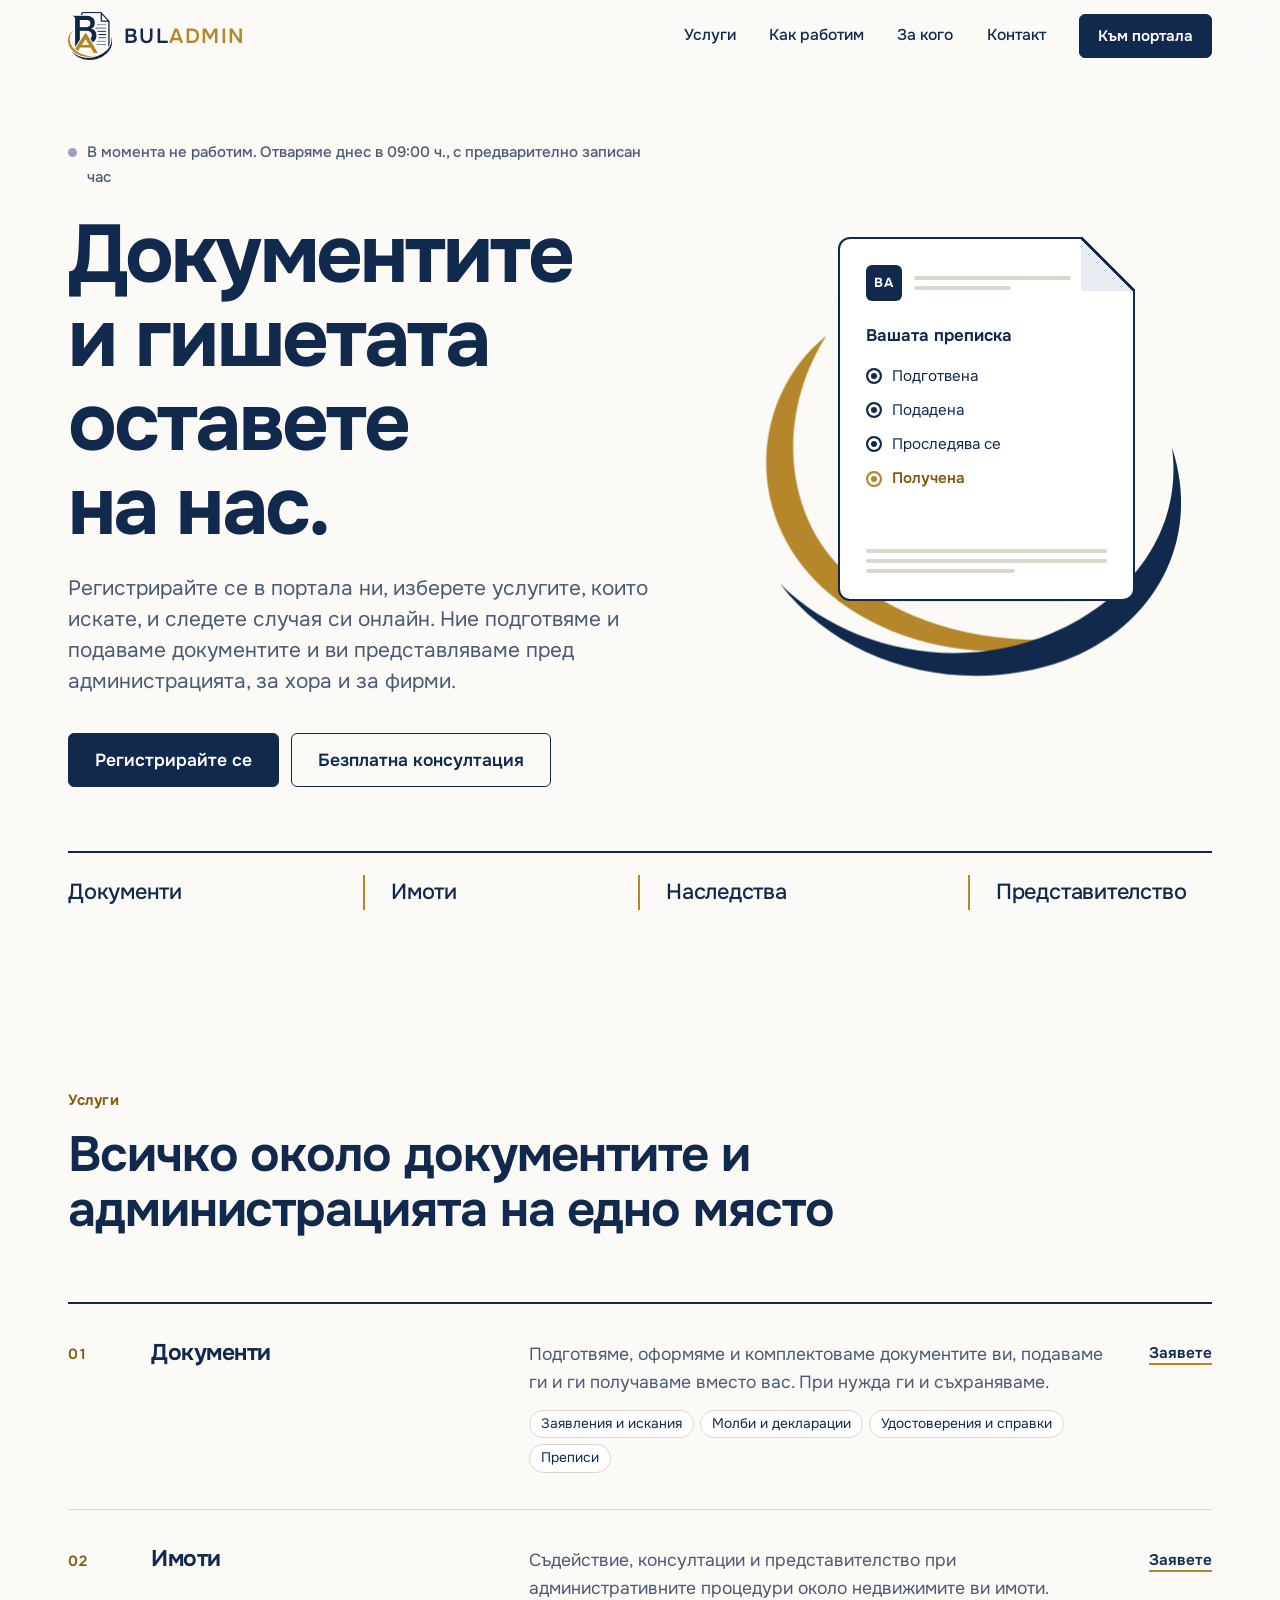
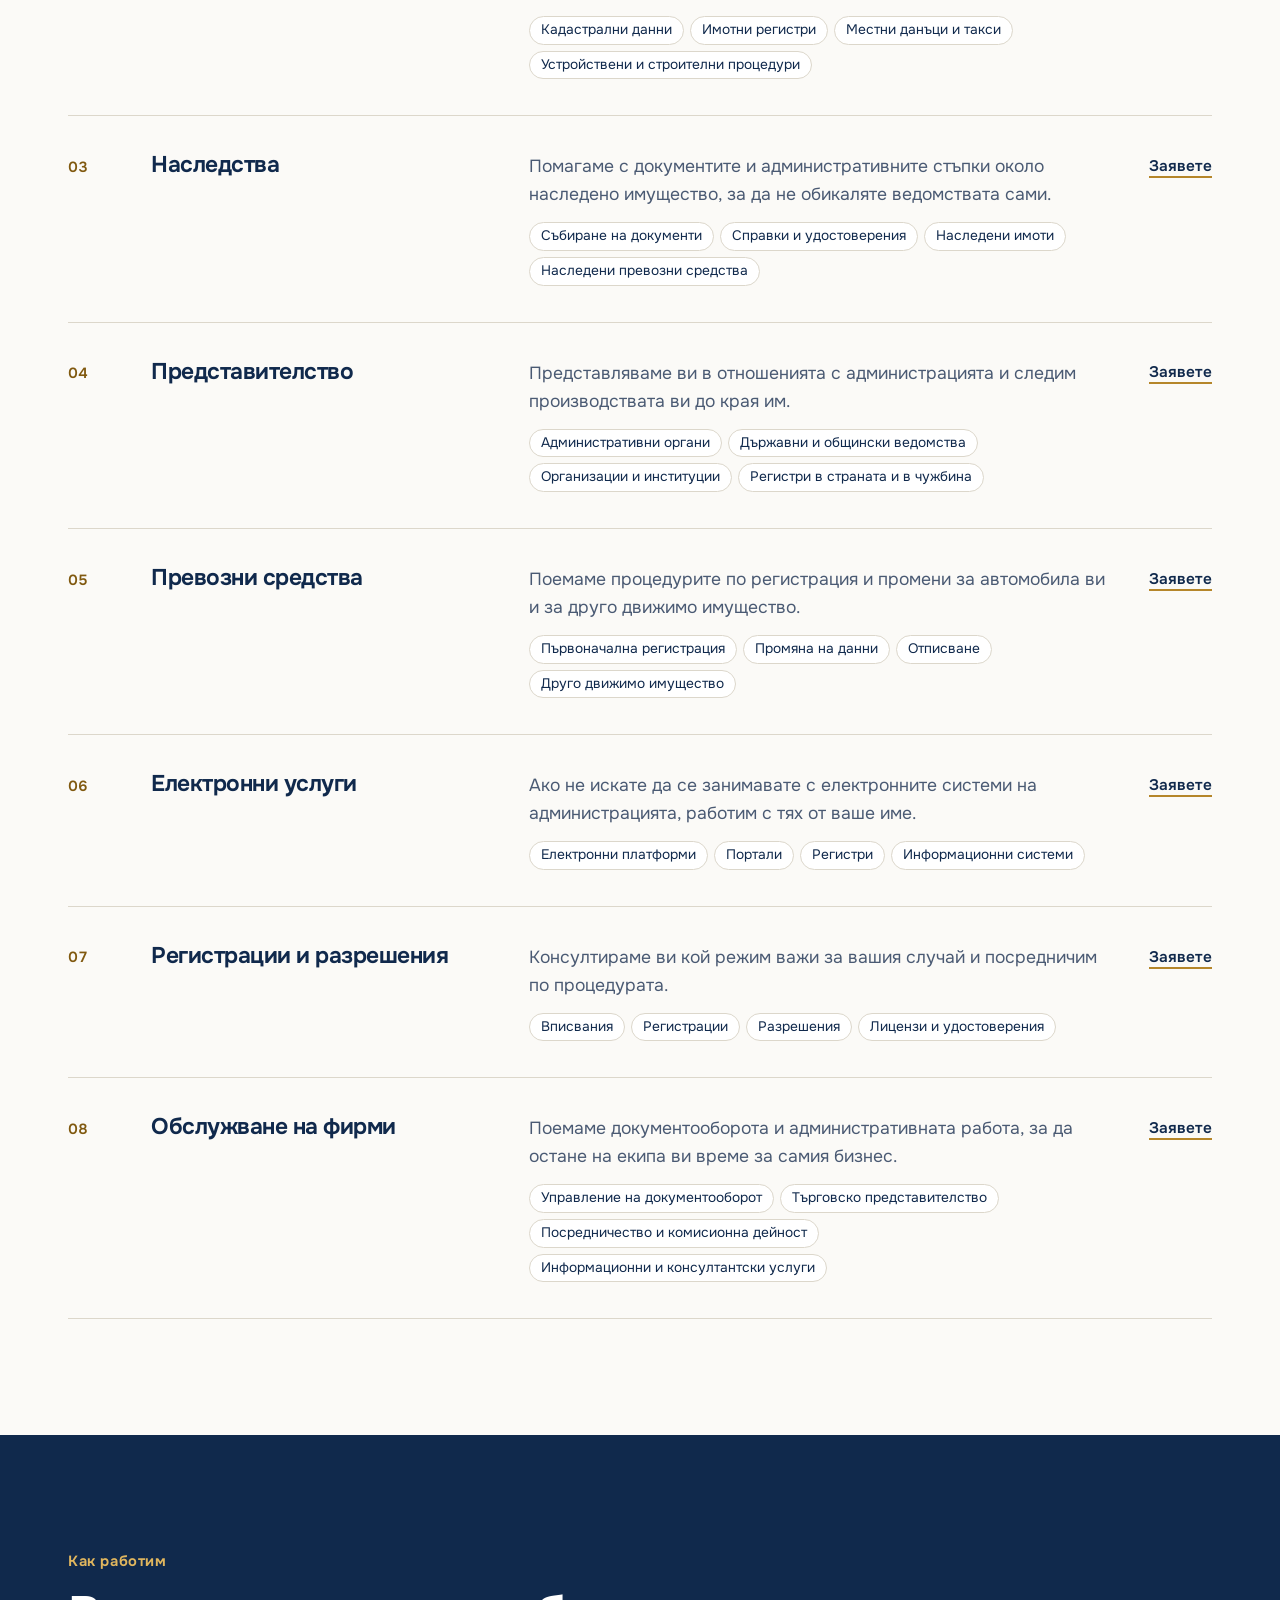
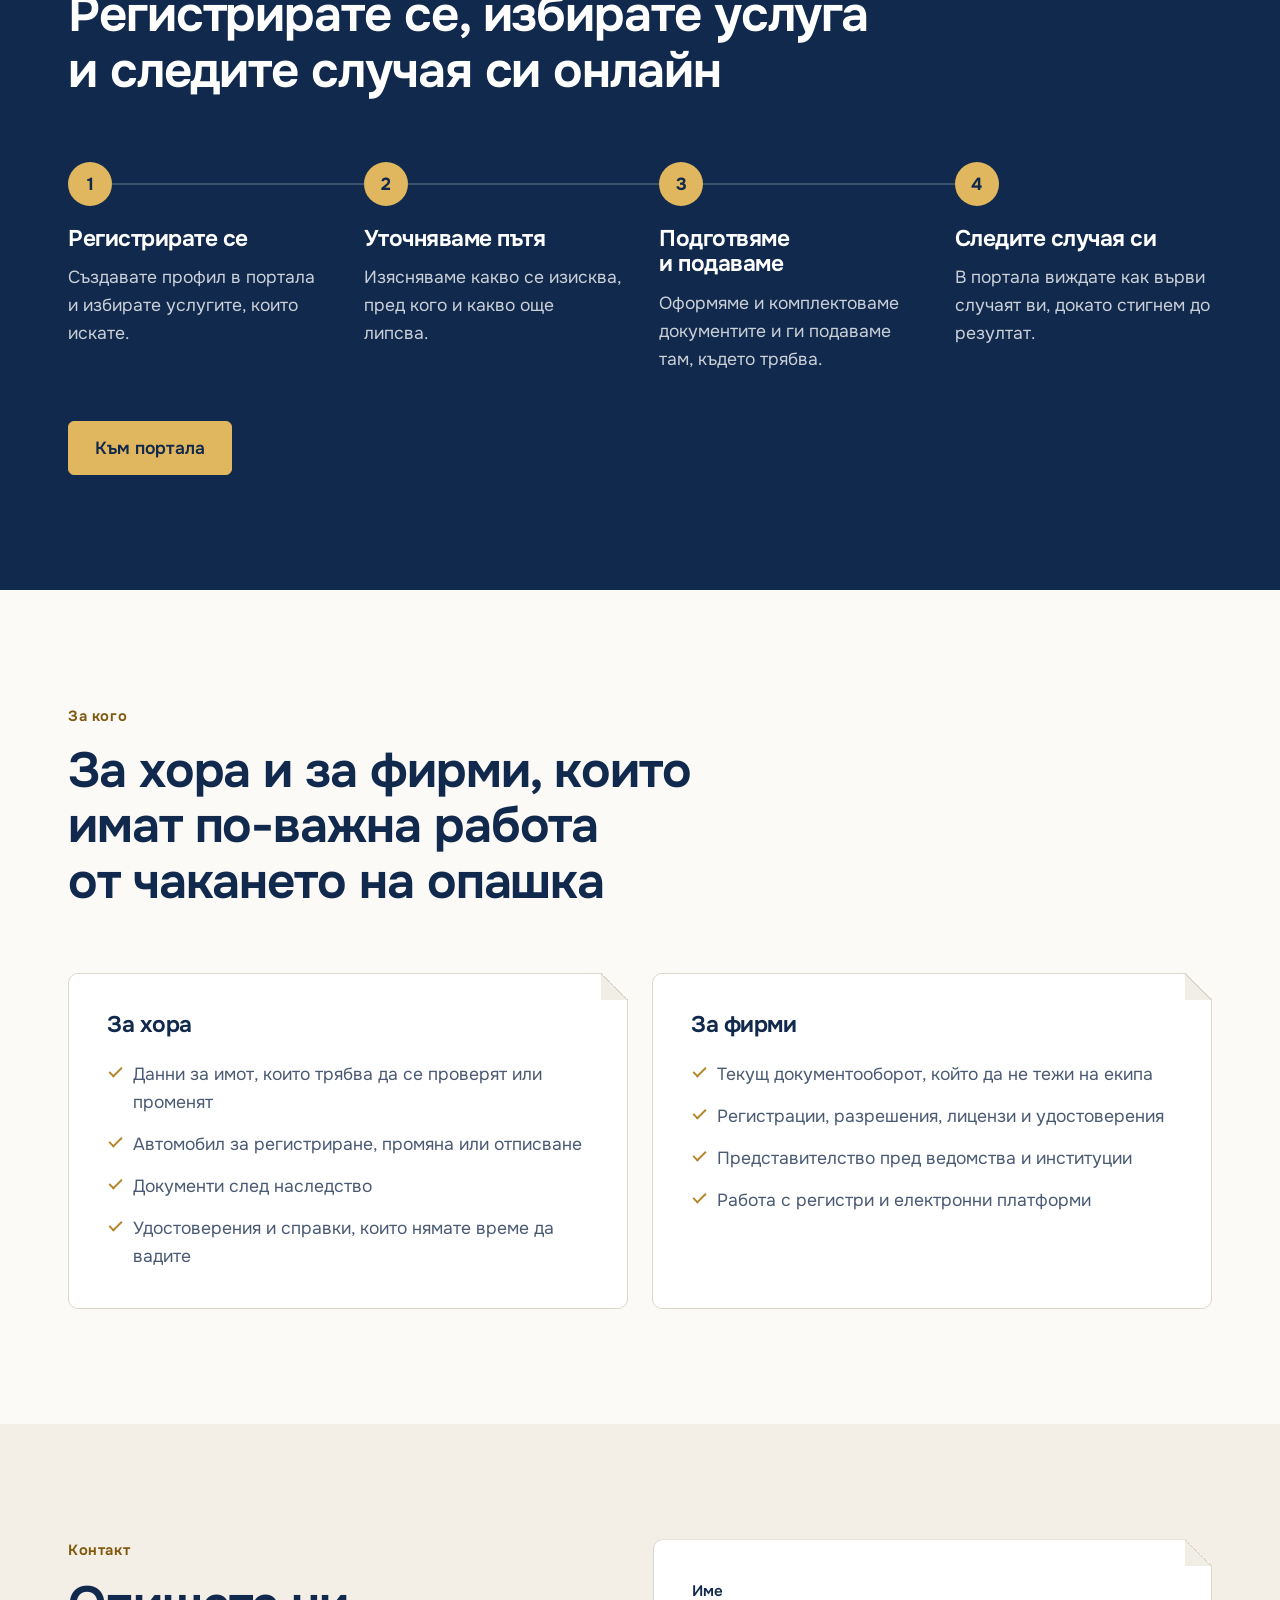
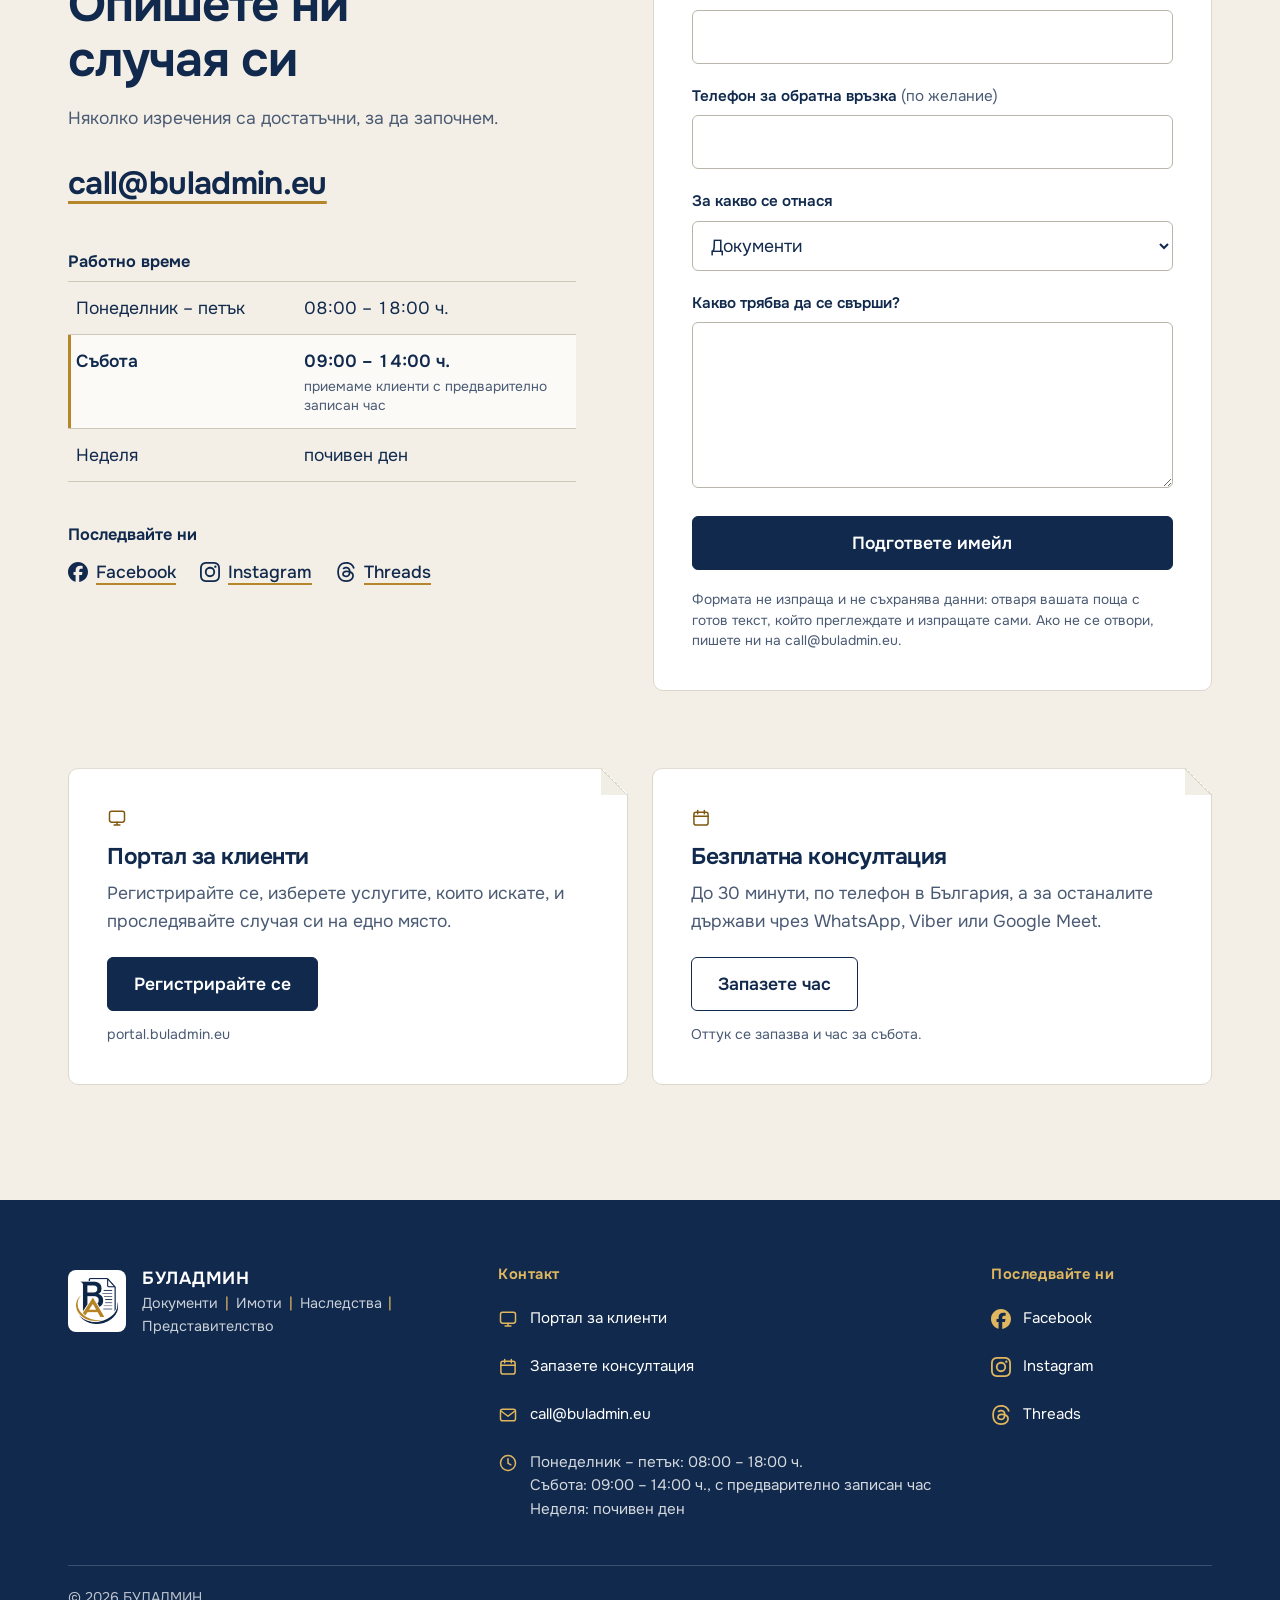
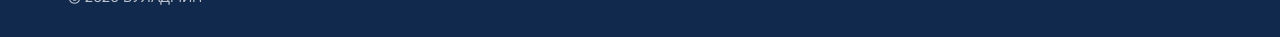
<file: index.html>
<!doctype html>
<html lang="bg">
<head>
  <meta charset="utf-8">
  <meta name="viewport" content="width=device-width, initial-scale=1">
  <title>БУЛАДМИН – документи, имоти, наследства, представителство</title>
  <meta name="description" content="БУЛАДМИН подготвя и подава документите ви и ви представлява пред администрацията, а вие следите случая си онлайн. За хора и фирми.">
  <meta name="theme-color" content="#10294c">
  <link rel="canonical" href="https://www.buladmin.eu/">

  <meta property="og:type" content="website">
  <meta property="og:locale" content="bg_BG">
  <meta property="og:site_name" content="БУЛАДМИН">
  <meta property="og:title" content="БУЛАДМИН – документите и гишетата оставете на нас">
  <meta property="og:description" content="Административно обслужване за хора и фирми: документи, имоти, наследства, представителство.">
  <meta property="og:url" content="https://www.buladmin.eu/">
  <meta property="og:image" content="https://www.buladmin.eu/assets/img/og-image.png">
  <meta property="og:image:width" content="1200">
  <meta property="og:image:height" content="630">

  <link rel="icon" type="image/png" sizes="32x32" href="assets/img/favicon-32.png">
  <link rel="icon" type="image/png" sizes="512x512" href="assets/img/icon-512.png">
  <link rel="apple-touch-icon" href="assets/img/apple-touch-icon.png">
  <link rel="preload" href="assets/fonts/onest-cyrillic-wght.woff2" as="font" type="font/woff2" crossorigin>
  <link rel="stylesheet" href="assets/css/styles.css?v=2">
  <script>document.documentElement.classList.add('js')</script>
  <script src="assets/js/main.js?v=2" defer></script>

  <script type="application/ld+json">
  {
    "@context": "https://schema.org",
    "@type": "ProfessionalService",
    "name": "БУЛАДМИН",
    "alternateName": "BULADMIN",
    "url": "https://www.buladmin.eu/",
    "logo": "https://www.buladmin.eu/assets/img/icon-512.png",
    "image": "https://www.buladmin.eu/assets/img/og-image.png",
    "email": "call@buladmin.eu",
    "description": "Административно обслужване, консултиране и представителство на физически и юридически лица.",
    "sameAs": [
      "https://www.facebook.com/buladmin",
      "https://www.instagram.com/buladmineu/",
      "https://www.threads.com/@buladmineu"
    ],
    "openingHoursSpecification": [
      {
        "@type": "OpeningHoursSpecification",
        "dayOfWeek": ["Monday", "Tuesday", "Wednesday", "Thursday", "Friday"],
        "opens": "08:00",
        "closes": "18:00"
      },
      {
        "@type": "OpeningHoursSpecification",
        "dayOfWeek": "Saturday",
        "opens": "09:00",
        "closes": "14:00",
        "description": "С предварително записан час"
      }
    ]
  }
  </script>
</head>
<body>
  <a class="skip" href="#main">Към съдържанието</a>

  <!-- Икони. Facebook, Instagram и Threads са от Simple Icons (CC0). -->
  <svg width="0" height="0" style="position:absolute" aria-hidden="true" focusable="false">
    <symbol id="i-portal" viewBox="0 0 24 24"><rect x="3" y="4" width="18" height="13" rx="2.5" fill="none" stroke="currentColor" stroke-width="1.8"/><path d="M8.5 20.5h7M12 17v3.5" fill="none" stroke="currentColor" stroke-width="1.8" stroke-linecap="round"/></symbol>
    <symbol id="i-calendar" viewBox="0 0 24 24"><rect x="3.5" y="5" width="17" height="15.5" rx="2.5" fill="none" stroke="currentColor" stroke-width="1.8"/><path d="M3.5 10h17M8 3v4M16 3v4" fill="none" stroke="currentColor" stroke-width="1.8" stroke-linecap="round"/></symbol>
    <symbol id="i-mail" viewBox="0 0 24 24"><rect x="3" y="5" width="18" height="14" rx="2.5" fill="none" stroke="currentColor" stroke-width="1.8"/><path d="m4 7.5 8 6 8-6" fill="none" stroke="currentColor" stroke-width="1.8" stroke-linecap="round" stroke-linejoin="round"/></symbol>
    <symbol id="i-clock" viewBox="0 0 24 24"><circle cx="12" cy="12" r="9" fill="none" stroke="currentColor" stroke-width="1.8"/><path d="M12 7v5.2l3.4 2" fill="none" stroke="currentColor" stroke-width="1.8" stroke-linecap="round" stroke-linejoin="round"/></symbol>
    <symbol id="i-facebook" viewBox="0 0 24 24"><path fill="currentColor" d="M9.101 23.691v-7.98H6.627v-3.667h2.474v-1.58c0-4.085 1.848-5.978 5.858-5.978.401 0 .955.042 1.468.103a8.68 8.68 0 0 1 1.141.195v3.325a8.623 8.623 0 0 0-.653-.036 26.805 26.805 0 0 0-.733-.009c-.707 0-1.259.096-1.675.309a1.686 1.686 0 0 0-.679.622c-.258.42-.374.995-.374 1.752v1.297h3.919l-.386 2.103-.287 1.564h-3.246v8.245C19.396 23.238 24 18.179 24 12.044c0-6.627-5.373-12-12-12s-12 5.373-12 12c0 5.628 3.874 10.35 9.101 11.647Z"/></symbol>
    <symbol id="i-instagram" viewBox="0 0 24 24"><path fill="currentColor" d="M7.0301.084c-1.2768.0602-2.1487.264-2.911.5634-.7888.3075-1.4575.72-2.1228 1.3877-.6652.6677-1.075 1.3368-1.3802 2.127-.2954.7638-.4956 1.6365-.552 2.914-.0564 1.2775-.0689 1.6882-.0626 4.947.0062 3.2586.0206 3.6671.0825 4.9473.061 1.2765.264 2.1482.5635 2.9107.308.7889.72 1.4573 1.388 2.1228.6679.6655 1.3365 1.0743 2.1285 1.38.7632.295 1.6361.4961 2.9134.552 1.2773.056 1.6884.069 4.9462.0627 3.2578-.0062 3.668-.0207 4.9478-.0814 1.28-.0607 2.147-.2652 2.9098-.5633.7889-.3086 1.4578-.72 2.1228-1.3881.665-.6682 1.0745-1.3378 1.3795-2.1284.2957-.7632.4966-1.636.552-2.9124.056-1.2809.0692-1.6898.063-4.948-.0063-3.2583-.021-3.6668-.0817-4.9465-.0607-1.2797-.264-2.1487-.5633-2.9117-.3084-.7889-.72-1.4568-1.3876-2.1228C21.2982 1.33 20.628.9208 19.8378.6165 19.074.321 18.2017.1197 16.9244.0645 15.6471.0093 15.236-.005 11.977.0014 8.718.0076 8.31.0215 7.0301.0839m.1402 21.6932c-1.17-.0509-1.8053-.2453-2.2287-.408-.5606-.216-.96-.4771-1.3819-.895-.422-.4178-.6811-.8186-.9-1.378-.1644-.4234-.3624-1.058-.4171-2.228-.0595-1.2645-.072-1.6442-.079-4.848-.007-3.2037.0053-3.583.0607-4.848.05-1.169.2456-1.805.408-2.2282.216-.5613.4762-.96.895-1.3816.4188-.4217.8184-.6814 1.3783-.9003.423-.1651 1.0575-.3614 2.227-.4171 1.2655-.06 1.6447-.072 4.848-.079 3.2033-.007 3.5835.005 4.8495.0608 1.169.0508 1.8053.2445 2.228.408.5608.216.96.4754 1.3816.895.4217.4194.6816.8176.9005 1.3787.1653.4217.3617 1.056.4169 2.2263.0602 1.2655.0739 1.645.0796 4.848.0058 3.203-.0055 3.5834-.061 4.848-.051 1.17-.245 1.8055-.408 2.2294-.216.5604-.4763.96-.8954 1.3814-.419.4215-.8181.6811-1.3783.9-.4224.1649-1.0577.3617-2.2262.4174-1.2656.0595-1.6448.072-4.8493.079-3.2045.007-3.5825-.006-4.848-.0608M16.953 5.5864A1.44 1.44 0 1 0 18.39 4.144a1.44 1.44 0 0 0-1.437 1.4424M5.8385 12.012c.0067 3.4032 2.7706 6.1557 6.173 6.1493 3.4026-.0065 6.157-2.7701 6.1506-6.1733-.0065-3.4032-2.771-6.1565-6.174-6.1498-3.403.0067-6.156 2.771-6.1496 6.1738M8 12.0077a4 4 0 1 1 4.008 3.9921A3.9996 3.9996 0 0 1 8 12.0077"/></symbol>
    <symbol id="i-threads" viewBox="0 0 24 24"><path fill="currentColor" d="M12.186 24h-.007c-3.581-.024-6.334-1.205-8.184-3.509C2.35 18.44 1.5 15.586 1.472 12.01v-.017c.03-3.579.879-6.43 2.525-8.482C5.845 1.205 8.6.024 12.18 0h.014c2.746.02 5.043.725 6.826 2.098 1.677 1.29 2.858 3.13 3.509 5.467l-2.04.569c-1.104-3.96-3.898-5.984-8.304-6.015-2.91.022-5.11.936-6.54 2.717C4.307 6.504 3.616 8.914 3.589 12c.027 3.086.718 5.496 2.057 7.164 1.43 1.783 3.631 2.698 6.54 2.717 2.623-.02 4.358-.631 5.8-2.045 1.647-1.613 1.618-3.593 1.09-4.798-.31-.71-.873-1.3-1.634-1.75-.192 1.352-.622 2.446-1.284 3.272-.886 1.102-2.14 1.704-3.73 1.79-1.202.065-2.361-.218-3.259-.801-1.063-.689-1.685-1.74-1.752-2.964-.065-1.19.408-2.285 1.33-3.082.88-.76 2.119-1.207 3.583-1.291a13.853 13.853 0 0 1 3.02.142c-.126-.742-.375-1.332-.75-1.757-.513-.586-1.308-.883-2.359-.89h-.029c-.844 0-1.992.232-2.721 1.32L7.734 7.847c.98-1.454 2.568-2.256 4.478-2.256h.044c3.194.02 5.097 1.975 5.287 5.388.108.046.216.094.321.142 1.49.7 2.58 1.761 3.154 3.07.797 1.82.871 4.79-1.548 7.158-1.85 1.81-4.094 2.628-7.277 2.65Zm1.003-11.69c-.242 0-.487.007-.739.021-1.836.103-2.98.946-2.916 2.143.067 1.256 1.452 1.839 2.784 1.767 1.224-.065 2.818-.543 3.086-3.71a10.5 10.5 0 0 0-2.215-.221z"/></symbol>
  </svg>

  <header class="site-header" data-header>
    <div class="wrap site-header__inner">
      <a class="brand" href="#top" aria-label="БУЛАДМИН – начало">
        <img src="assets/img/logo-mark.webp" width="48" height="53" alt="">
        <span class="brand__word" aria-hidden="true">BUL<b>ADMIN</b></span>
      </a>

      <button class="nav-toggle" type="button" aria-expanded="false" aria-controls="site-nav" data-nav-toggle>
        <span class="nav-toggle__bars" aria-hidden="true"></span>
        <span class="sr-only">Меню</span>
      </button>

      <nav class="site-nav" id="site-nav" aria-label="Основна навигация" data-nav>
        <a href="#uslugi">Услуги</a>
        <a href="#kak-rabotim">Как работим</a>
        <a href="#obhvat">За кого</a>
        <a href="#kontakt">Контакт</a>
        <a class="btn btn--small" href="https://portal.buladmin.eu/">Към портала</a>
      </nav>
    </div>
  </header>

  <main id="main">
    <!-- HERO -->
    <section class="hero" id="top">
      <div class="wrap hero__grid">
        <div class="hero__copy">
          <p class="status" data-status hidden><span class="status__dot" aria-hidden="true"></span><span data-status-text></span></p>
          <h1>Документите и гишетата оставете на&nbsp;нас.</h1>
          <p class="hero__lead">Регистрирайте се в портала ни, изберете услугите, които искате, и следете случая си онлайн. Ние подготвяме и подаваме документите и ви представляваме пред администрацията, за хора и за фирми.</p>
          <div class="hero__actions">
            <a class="btn" href="https://portal.buladmin.eu/">Регистрирайте се</a>
            <a class="btn btn--ghost" href="https://bookings.cloud.microsoft/book/booking@buladmin.eu/">Безплатна консултация</a>
          </div>
        </div>

        <div class="hero__visual" aria-hidden="true">
          <svg class="hero__arcs" viewBox="0 0 600 600" fill="none">
            <path class="arc arc--gold" d="M118 142C28 214 10 360 112 456c86 80 226 100 336 62-120 16-246-14-318-92C64 354 58 236 118 142Z"/>
            <path class="arc arc--navy" d="M60 452c78 104 230 142 356 96 112-42 172-150 134-266 14 104-52 190-150 232-116 50-256 22-340-62Z"/>
          </svg>
          <div class="sheet" data-sheet>
            <div class="sheet__head">
              <span class="sheet__mono">BA</span>
              <span class="sheet__lines"><i></i><i></i></span>
            </div>
            <p class="sheet__label">Вашата преписка</p>
            <ol class="sheet__steps">
              <li class="is-done">Подготвена</li>
              <li class="is-done">Подадена</li>
              <li class="is-active">Проследява се</li>
              <li>Получена</li>
            </ol>
            <span class="sheet__lines sheet__lines--foot"><i></i><i></i><i></i></span>
          </div>
        </div>
      </div>

      <div class="wrap">
        <ul class="pillars" aria-label="Основни направления">
          <li>Документи</li>
          <li>Имоти</li>
          <li>Наследства</li>
          <li>Представителство</li>
        </ul>
      </div>
    </section>

    <!-- SERVICES -->
    <section class="section" id="uslugi">
      <div class="wrap">
        <header class="section__head">
          <p class="eyebrow">Услуги</p>
          <h2>Всичко около документите и администрацията на едно място</h2>
        </header>

        <ol class="register">
          <li class="register__row">
            <h3>Документи</h3>
            <div class="register__body">
              <p>Подготвяме, оформяме и комплектоваме документите ви, подаваме ги и ги получаваме вместо вас. При нужда ги и съхраняваме.</p>
              <ul class="tags"><li>Заявления и искания</li><li>Молби и декларации</li><li>Удостоверения и справки</li><li>Преписи</li></ul>
            </div>
            <a class="register__ask" href="https://portal.buladmin.eu/">Заявете<span class="sr-only"> услуга: Документи</span></a>
          </li>
          <li class="register__row">
            <h3>Имоти</h3>
            <div class="register__body">
              <p>Съдействие, консултации и представителство при административните процедури около недвижимите ви имоти.</p>
              <ul class="tags"><li>Кадастрални данни</li><li>Имотни регистри</li><li>Местни данъци и такси</li><li>Устройствени и строителни процедури</li></ul>
            </div>
            <a class="register__ask" href="https://portal.buladmin.eu/">Заявете<span class="sr-only"> услуга: Имоти</span></a>
          </li>
          <li class="register__row">
            <h3>Наследства</h3>
            <div class="register__body">
              <p>Помагаме с документите и административните стъпки около наследено имущество, за да не обикаляте ведомствата сами.</p>
              <ul class="tags"><li>Събиране на документи</li><li>Справки и удостоверения</li><li>Наследени имоти</li><li>Наследени превозни средства</li></ul>
            </div>
            <a class="register__ask" href="https://portal.buladmin.eu/">Заявете<span class="sr-only"> услуга: Наследства</span></a>
          </li>
          <li class="register__row">
            <h3>Представителство</h3>
            <div class="register__body">
              <p>Представляваме ви в отношенията с администрацията и следим производствата ви до края им.</p>
              <ul class="tags"><li>Административни органи</li><li>Държавни и общински ведомства</li><li>Организации и институции</li><li>Регистри в страната и в чужбина</li></ul>
            </div>
            <a class="register__ask" href="https://portal.buladmin.eu/">Заявете<span class="sr-only"> услуга: Представителство</span></a>
          </li>
          <li class="register__row">
            <h3>Превозни средства</h3>
            <div class="register__body">
              <p>Поемаме процедурите по регистрация и промени за автомобила ви и за друго движимо имущество.</p>
              <ul class="tags"><li>Първоначална регистрация</li><li>Промяна на данни</li><li>Отписване</li><li>Друго движимо имущество</li></ul>
            </div>
            <a class="register__ask" href="https://portal.buladmin.eu/">Заявете<span class="sr-only"> услуга: Превозни средства</span></a>
          </li>
          <li class="register__row">
            <h3>Електронни услуги</h3>
            <div class="register__body">
              <p>Ако не искате да се занимавате с електронните системи на администрацията, работим с тях от ваше име.</p>
              <ul class="tags"><li>Електронни платформи</li><li>Портали</li><li>Регистри</li><li>Информационни системи</li></ul>
            </div>
            <a class="register__ask" href="https://portal.buladmin.eu/">Заявете<span class="sr-only"> услуга: Електронни услуги</span></a>
          </li>
          <li class="register__row">
            <h3>Регистрации и разрешения</h3>
            <div class="register__body">
              <p>Консултираме ви кой режим важи за вашия случай и посредничим по процедурата.</p>
              <ul class="tags"><li>Вписвания</li><li>Регистрации</li><li>Разрешения</li><li>Лицензи и удостоверения</li></ul>
            </div>
            <a class="register__ask" href="https://portal.buladmin.eu/">Заявете<span class="sr-only"> услуга: Регистрации и разрешения</span></a>
          </li>
          <li class="register__row">
            <h3>Обслужване на фирми</h3>
            <div class="register__body">
              <p>Поемаме документооборота и административната работа, за да остане на екипа ви време за самия бизнес.</p>
              <ul class="tags"><li>Управление на документооборот</li><li>Търговско представителство</li><li>Посредничество и комисионна дейност</li><li>Информационни и консултантски услуги</li></ul>
            </div>
            <a class="register__ask" href="https://portal.buladmin.eu/">Заявете<span class="sr-only"> услуга: Обслужване на фирми</span></a>
          </li>
        </ol>
      </div>
    </section>

    <!-- PROCESS -->
    <section class="section section--navy" id="kak-rabotim">
      <div class="wrap">
        <header class="section__head">
          <p class="eyebrow">Как работим</p>
          <h2>Регистрирате се, избирате услуга и следите случая си онлайн</h2>
        </header>

        <ol class="steps">
          <li>
            <h3>Регистрирате се</h3>
            <p>Създавате профил в портала и избирате услугите, които искате.</p>
          </li>
          <li>
            <h3>Уточняваме пътя</h3>
            <p>Изясняваме какво се изисква, пред кого и какво още липсва.</p>
          </li>
          <li>
            <h3>Подготвяме и подаваме</h3>
            <p>Оформяме и комплектоваме документите и ги подаваме там, където трябва.</p>
          </li>
          <li>
            <h3>Следите случая си</h3>
            <p>В портала виждате как върви случаят ви, докато стигнем до резултат.</p>
          </li>
        </ol>

        <p class="steps__cta"><a class="btn btn--gold" href="https://portal.buladmin.eu/">Към портала</a></p>
      </div>
    </section>

    <!-- AUDIENCE -->
    <section class="section" id="obhvat">
      <div class="wrap">
        <header class="section__head">
          <p class="eyebrow">За кого</p>
          <h2>За хора и за фирми, които имат по-важна работа от чакането на опашка</h2>
        </header>

        <div class="audience">
          <article class="paper">
            <h3>За хора</h3>
            <ul class="ticks">
              <li>Данни за имот, които трябва да се проверят или променят</li>
              <li>Автомобил за регистриране, промяна или отписване</li>
              <li>Документи след наследство</li>
              <li>Удостоверения и справки, които нямате време да вадите</li>
            </ul>
          </article>
          <article class="paper">
            <h3>За фирми</h3>
            <ul class="ticks">
              <li>Текущ документооборот, който да не тежи на екипа</li>
              <li>Регистрации, разрешения, лицензи и удостоверения</li>
              <li>Представителство пред ведомства и институции</li>
              <li>Работа с регистри и електронни платформи</li>
            </ul>
          </article>
        </div>

      </div>
    </section>

    <!-- CONTACT -->
    <section class="section section--tint" id="kontakt">
      <div class="wrap contact">
        <div class="contact__info">
          <p class="eyebrow">Контакт</p>
          <h2>Опишете ни случая си</h2>
          <p class="contact__lead">Няколко изречения са достатъчни, за да започнем.</p>

          <a class="contact__mail" href="mailto:call@buladmin.eu">call@buladmin.eu</a>

          <h3 class="contact__sub">Работно време</h3>
          <dl class="hours" data-hours>
            <div data-days="1,2,3,4,5"><dt>Понеделник – петък</dt><dd>08:00 – 18:00 ч.</dd></div>
            <div data-days="6"><dt>Събота</dt><dd>09:00 – 14:00 ч.<small>приемаме клиенти с предварително записан час</small></dd></div>
            <div data-days="0"><dt>Неделя</dt><dd>почивен ден</dd></div>
          </dl>

          <h3 class="contact__sub">Последвайте ни</h3>
          <ul class="social">
            <li><a href="https://www.facebook.com/buladmin" target="_blank" rel="noopener"><svg class="icon" aria-hidden="true"><use href="#i-facebook"/></svg><span>Facebook</span></a></li>
            <li><a href="https://www.instagram.com/buladmineu/" target="_blank" rel="noopener"><svg class="icon" aria-hidden="true"><use href="#i-instagram"/></svg><span>Instagram</span></a></li>
            <li><a href="https://www.threads.com/@buladmineu" target="_blank" rel="noopener"><svg class="icon" aria-hidden="true"><use href="#i-threads"/></svg><span>Threads</span></a></li>
          </ul>
        </div>

        <form class="form paper" data-form novalidate>
          <div class="field">
            <label for="f-name">Име</label>
            <input id="f-name" name="name" type="text" autocomplete="name" required>
            <p class="field__error" id="f-name-error" hidden>Моля, напишете името си.</p>
          </div>
          <div class="field">
            <label for="f-reach">Телефон за обратна връзка <span class="field__hint">(по желание)</span></label>
            <input id="f-reach" name="reach" type="tel" autocomplete="tel">
          </div>
          <div class="field">
            <label for="f-service">За какво се отнася</label>
            <select id="f-service" name="service">
              <option>Документи</option>
              <option>Имоти</option>
              <option>Наследства</option>
              <option>Представителство</option>
              <option>Превозни средства</option>
              <option>Електронни услуги</option>
              <option>Регистрации и разрешения</option>
              <option>Обслужване на фирми</option>
              <option>Друго</option>
            </select>
          </div>
          <div class="field">
            <label for="f-message">Какво трябва да се свърши?</label>
            <textarea id="f-message" name="message" rows="5" required></textarea>
            <p class="field__error" id="f-message-error" hidden>Моля, опишете накратко случая си.</p>
          </div>
          <button class="btn btn--wide" type="submit">Подгответе имейл</button>
          <p class="form__note">Формата не изпраща и не съхранява данни: отваря вашата поща с готов текст, който преглеждате и изпращате сами. Ако не се отвори, пишете ни на call@buladmin.eu.</p>
        </form>

        <div class="contact__actions">
          <article class="paper action">
            <svg class="icon action__icon" aria-hidden="true"><use href="#i-portal"/></svg>
            <h3>Портал за клиенти</h3>
            <p>Регистрирайте се, изберете услугите, които искате, и проследявайте случая си на едно място.</p>
            <a class="btn" href="https://portal.buladmin.eu/">Регистрирайте се</a>
            <p class="action__note">portal.buladmin.eu</p>
          </article>
          <article class="paper action">
            <svg class="icon action__icon" aria-hidden="true"><use href="#i-calendar"/></svg>
            <h3>Безплатна консултация</h3>
            <p>До 30 минути, по телефон в България, а за останалите държави чрез WhatsApp, Viber или Google Meet.</p>
            <a class="btn btn--ghost" href="https://bookings.cloud.microsoft/book/booking@buladmin.eu/">Запазете час</a>
            <p class="action__note">Оттук се запазва и час за събота.</p>
          </article>
        </div>
      </div>
    </section>
  </main>

  <footer class="site-footer">
    <div class="wrap site-footer__inner">
      <div class="site-footer__brand">
        <span class="site-footer__tile"><img src="assets/img/logo-mark.webp" width="58" height="64" alt="" loading="lazy"></span>
        <div>
          <p class="site-footer__name">БУЛАДМИН</p>
          <p class="site-footer__tag">Документи <i>|</i> Имоти <i>|</i> Наследства <i>|</i> Представителство</p>
        </div>
      </div>

      <div class="site-footer__col">
        <h2 class="site-footer__title">Контакт</h2>
        <ul class="site-footer__list">
          <li><svg class="icon" aria-hidden="true"><use href="#i-portal"/></svg><a href="https://portal.buladmin.eu/">Портал за клиенти</a></li>
          <li><svg class="icon" aria-hidden="true"><use href="#i-calendar"/></svg><a href="https://bookings.cloud.microsoft/book/booking@buladmin.eu/">Запазете консултация</a></li>
          <li><svg class="icon" aria-hidden="true"><use href="#i-mail"/></svg><a href="mailto:call@buladmin.eu">call@buladmin.eu</a></li>
          <li>
            <svg class="icon" aria-hidden="true"><use href="#i-clock"/></svg>
            <span>Понеделник – петък: 08:00 – 18:00 ч.<br>Събота: 09:00 – 14:00 ч., с предварително записан час<br>Неделя: почивен ден</span>
          </li>
        </ul>
      </div>

      <div class="site-footer__col">
        <h2 class="site-footer__title">Последвайте ни</h2>
        <ul class="site-footer__list">
          <li><svg class="icon" aria-hidden="true"><use href="#i-facebook"/></svg><a href="https://www.facebook.com/buladmin" target="_blank" rel="noopener">Facebook</a></li>
          <li><svg class="icon" aria-hidden="true"><use href="#i-instagram"/></svg><a href="https://www.instagram.com/buladmineu/" target="_blank" rel="noopener">Instagram</a></li>
          <li><svg class="icon" aria-hidden="true"><use href="#i-threads"/></svg><a href="https://www.threads.com/@buladmineu" target="_blank" rel="noopener">Threads</a></li>
        </ul>
      </div>

      <p class="site-footer__meta">© <span data-year>2026</span> БУЛАДМИН</p>
    </div>
  </footer>
</body>
</html>
</file>
<file: assets/css/styles.css>
/* БУЛАДМИН. Цветовете са взети от логото. */

@font-face {
  font-family: "Onest";
  src: url("../fonts/onest-cyrillic-wght.woff2") format("woff2");
  font-weight: 100 900;
  font-display: swap;
  unicode-range: U+0301, U+0400-045F, U+0490-0491, U+04B0-04B1, U+2116;
}
@font-face {
  font-family: "Onest";
  src: url("../fonts/onest-latin-wght.woff2") format("woff2");
  font-weight: 100 900;
  font-display: swap;
  unicode-range: U+0000-00FF, U+0131, U+0152-0153, U+02BB-02BC, U+02C6, U+02DA, U+02DC, U+2000-206F, U+20AC, U+2122, U+2191, U+2193, U+2212, U+2215, U+FEFF, U+FFFD;
}

:root {
  color-scheme: light;
  --navy: #10294c;
  --navy-2: #1b3a66;
  --gold: #b5862a;        /* само за декорация и едър текст върху светло */
  --gold-ink: #80590f;    /* златист текст върху светъл фон, контраст AA */
  --gold-soft: #e0b65e;   /* златист върху тъмносин фон */
  --paper: #ffffff;
  --bg: #fbfaf7;
  --tint: #f3efe6;
  --ink: #10294c;
  --ink-2: #4a5a73;
  --line: #dcd7cb;
  --line-dark: rgb(255 255 255 / .18);
  --radius: 10px;
  --fold: 26px;
  --gutter: clamp(16px, 4vw, 48px);
  --section: clamp(64px, 9vw, 128px);
  --header-h: 72px;
  --ease: cubic-bezier(.2, .7, .2, 1);
}

*, *::before, *::after { box-sizing: border-box; }
html { scroll-behavior: smooth; scroll-padding-top: calc(var(--header-h) + 16px); -webkit-text-size-adjust: 100%; }
body {
  margin: 0;
  background: var(--bg);
  color: var(--ink);
  font: 400 clamp(1rem, .96rem + .2vw, 1.0938rem)/1.6 "Onest", system-ui, -apple-system, "Segoe UI", Roboto, sans-serif;
  -webkit-font-smoothing: antialiased;
  overflow-wrap: break-word;
}
img, svg { display: block; max-width: 100%; }
h1, h2, h3, p, ul, ol, dl, dd { margin: 0; }
ul, ol { padding: 0; list-style: none; }
a { color: inherit; }
h1, h2, h3 { font-weight: 650; line-height: 1.12; letter-spacing: -.022em; text-wrap: balance; }
h1 { font-size: clamp(2.6rem, 1.5rem + 4.6vw, 5.1rem); line-height: 1.03; letter-spacing: -.035em; font-weight: 700; }
h2 { font-size: clamp(1.85rem, 1.25rem + 2.3vw, 3.2rem); }
h3 { font-size: clamp(1.2rem, 1.1rem + .4vw, 1.45rem); }
:focus-visible { outline: 3px solid var(--gold); outline-offset: 3px; border-radius: 4px; }

.wrap { width: min(100%, 1240px); margin-inline: auto; padding-inline: var(--gutter); }
.sr-only { position: absolute; width: 1px; height: 1px; overflow: hidden; clip-path: inset(50%); white-space: nowrap; }
.skip { position: fixed; top: 8px; left: 8px; z-index: 100; padding: 10px 16px; background: var(--navy); color: #fff; border-radius: 6px; transform: translateY(-200%); }
.skip:focus { transform: none; }

/* Buttons */
.btn {
  display: inline-flex; align-items: center; justify-content: center;
  min-height: 52px; padding: 12px 26px;
  background: var(--navy); color: #fff;
  border: 1.5px solid var(--navy); border-radius: 6px;
  font: inherit; font-weight: 600; text-decoration: none; cursor: pointer;
  transition: background .2s, color .2s, border-color .2s, transform .2s var(--ease);
}
.btn:hover { background: var(--navy-2); border-color: var(--navy-2); transform: translateY(-2px); }
.btn--ghost { background: transparent; color: var(--navy); }
.btn--ghost:hover { background: var(--navy); border-color: var(--navy); color: #fff; }
.btn--small { min-height: 44px; padding: 8px 18px; font-size: .95rem; }
.btn--wide { width: 100%; }
.btn--gold { background: var(--gold-soft); border-color: var(--gold-soft); color: var(--navy); }
.btn--gold:hover { background: #ecc875; border-color: #ecc875; }

/* Header */
.site-header {
  position: sticky; top: 0; z-index: 50;
  background: rgb(251 250 247 / .88);
  backdrop-filter: blur(12px);
  border-bottom: 1px solid transparent;
  transition: border-color .2s;
}
.site-header.is-stuck { border-color: var(--line); }
.site-header__inner { display: flex; align-items: center; justify-content: space-between; gap: 24px; min-height: var(--header-h); }
.brand { display: inline-flex; align-items: center; gap: 12px; text-decoration: none; }
.brand img { width: 44px; height: auto; }
.brand__word { font-weight: 600; font-size: 1.28rem; letter-spacing: .07em; color: var(--navy); }
.brand__word b { font-weight: 600; color: var(--gold); }
.site-nav { display: flex; align-items: center; gap: clamp(18px, 2.6vw, 36px); }
.site-nav > a:not(.btn) { position: relative; padding-block: 8px; font-weight: 500; font-size: .98rem; text-decoration: none; }
.site-nav > a:not(.btn)::after {
  content: ""; position: absolute; left: 0; right: 0; bottom: 2px; height: 2px;
  background: var(--gold); transform: scaleX(0); transform-origin: left; transition: transform .25s var(--ease);
}
.site-nav > a:not(.btn):hover::after { transform: scaleX(1); }
.site-nav .btn { color: #fff; }
.nav-toggle { display: none; width: 44px; height: 44px; padding: 0; background: none; border: 0; cursor: pointer; color: var(--navy); }
.nav-toggle__bars, .nav-toggle__bars::before, .nav-toggle__bars::after {
  display: block; width: 24px; height: 2px; margin-inline: auto; background: currentColor; border-radius: 2px;
  transition: transform .2s, background .2s;
}
.nav-toggle__bars { position: relative; }
.nav-toggle__bars::before, .nav-toggle__bars::after { content: ""; position: absolute; left: 0; }
.nav-toggle__bars::before { top: -7px; }
.nav-toggle__bars::after { top: 7px; }
.nav-toggle[aria-expanded="true"] .nav-toggle__bars { background: transparent; }
.nav-toggle[aria-expanded="true"] .nav-toggle__bars::before { transform: translateY(7px) rotate(45deg); }
.nav-toggle[aria-expanded="true"] .nav-toggle__bars::after { transform: translateY(-7px) rotate(-45deg); }

/* Hero */
.hero { padding-block: clamp(32px, 5vw, 72px) clamp(40px, 5vw, 64px); overflow: hidden; }
.hero__grid { display: grid; grid-template-columns: minmax(0, 1.25fr) minmax(0, 1fr); gap: clamp(32px, 5vw, 72px); align-items: center; }
.hero__lead { max-width: 36em; margin-top: 24px; font-size: clamp(1.08rem, 1rem + .45vw, 1.3rem); line-height: 1.5; color: var(--ink-2); }
.hero__actions { display: flex; flex-wrap: wrap; gap: 12px; margin-top: 36px; }
.status {
  display: inline-flex; align-items: flex-start; gap: 10px; margin-bottom: 24px;
  font-size: .94rem; font-weight: 500; color: var(--ink-2);
}
.status[hidden] { display: none; }
.status__dot { flex: none; width: 9px; height: 9px; margin-top: .5em; border-radius: 50%; background: #9aa3b0; }
.status.is-open .status__dot { background: #1f8a4c; box-shadow: 0 0 0 4px rgb(31 138 76 / .15); }
.status.is-appointment .status__dot { background: var(--gold); box-shadow: 0 0 0 4px rgb(181 134 42 / .18); }

.hero__visual { position: relative; width: min(100%, 480px); aspect-ratio: 1; justify-self: center; }
.hero__arcs { position: absolute; inset: 0; width: 100%; height: 100%; }
.arc--gold { fill: var(--gold); }
.arc--navy { fill: var(--navy); }
.sheet {
  position: absolute; top: 3%; left: 22%; width: 62%; min-height: 76%;
  display: flex; flex-direction: column;
  padding: clamp(16px, 2.4vw, 26px);
  background: var(--paper);
  border: 2px solid var(--navy);
  border-radius: 12px;
  clip-path: polygon(0 0, calc(100% - 52px) 0, 100% 52px, 100% 100%, 0 100%);
  box-shadow: 0 30px 60px -30px rgb(16 41 76 / .35);
}
.sheet::after {
  content: ""; position: absolute; top: -2px; right: -2px; width: 54px; height: 54px;
  background: linear-gradient(225deg, var(--bg) 49%, var(--navy) 49%, var(--navy) 52%, #e9edf3 52%);
}
.sheet__head { display: flex; align-items: center; gap: 12px; padding-right: 36px; }
.sheet__mono {
  display: grid; place-items: center; flex: none; width: 36px; height: 36px;
  background: var(--navy); color: #fff; border-radius: 6px;
  font-size: .82rem; font-weight: 700; letter-spacing: .02em;
}
.sheet__lines { display: grid; gap: 6px; flex: 1; }
.sheet__lines i { display: block; height: 4px; background: var(--line); border-radius: 2px; }
.sheet__lines i:last-child { width: 62%; }
.sheet__label { margin-top: clamp(14px, 2vw, 22px); font-size: clamp(.92rem, .8rem + .35vw, 1.05rem); font-weight: 650; }
.sheet__steps { display: grid; gap: clamp(6px, 1vw, 10px); margin-top: clamp(8px, 1.2vw, 14px); font-size: clamp(.82rem, .74rem + .28vw, .95rem); color: var(--ink-2); }
.sheet__steps li { display: flex; align-items: center; gap: 10px; transition: color .3s; }
.sheet__steps li::before {
  content: ""; flex: none; width: 16px; height: 16px; border: 2px solid var(--line); border-radius: 50%;
  transition: background .3s, border-color .3s, box-shadow .3s;
}
.sheet__steps .is-done { color: var(--ink); }
.sheet__steps .is-done::before { background: var(--navy); border-color: var(--navy); box-shadow: inset 0 0 0 3px #fff; }
.sheet__steps .is-active { color: var(--gold-ink); font-weight: 600; }
.sheet__steps .is-active::before { border-color: var(--gold); box-shadow: inset 0 0 0 3px #fff, inset 0 0 0 8px var(--gold); }
.sheet__lines--foot { flex: none; margin-top: auto; padding-top: clamp(10px, 1.6vw, 18px); }

.pillars {
  display: grid; grid-template-columns: repeat(4, max-content); justify-content: space-between;
  margin-top: clamp(36px, 5vw, 64px); padding-top: 22px;
  border-top: 2px solid var(--navy);
  font-size: clamp(1rem, .92rem + .55vw, 1.4rem); font-weight: 500; letter-spacing: -.01em;
}
.pillars li { padding-inline: clamp(12px, 2vw, 28px); border-left: 2px solid var(--gold); }
.pillars li:first-child { padding-left: 0; border-left: 0; }

/* Sections */
.section { padding-block: var(--section); }
.section--navy { background: var(--navy); color: #fff; }
.section--tint { background: var(--tint); }
.section__head { max-width: 52rem; margin-bottom: clamp(36px, 5vw, 64px); }
.eyebrow { margin-bottom: 14px; font-size: .92rem; font-weight: 650; letter-spacing: .04em; color: var(--gold-ink); }
.section--navy .eyebrow { color: var(--gold-soft); }

/* Service register */
.register { border-top: 2px solid var(--navy); counter-reset: svc; }
.register__row {
  position: relative; counter-increment: svc;
  display: grid; grid-template-columns: 3.2rem minmax(0, 1fr) minmax(0, 1.7fr) auto;
  gap: 8px clamp(16px, 2.5vw, 36px); align-items: start;
  padding-block: clamp(24px, 3vw, 36px);
  border-bottom: 1px solid var(--line);
}
.register__row::before {
  content: counter(svc, decimal-leading-zero);
  padding-top: .25em; font-size: .92rem; font-weight: 600; color: var(--gold-ink); font-variant-numeric: tabular-nums;
}
.register__row::after {
  content: ""; position: absolute; left: 0; bottom: -1px; width: 100%; height: 2px; background: var(--gold);
  transform: scaleX(0); transform-origin: left; transition: transform .45s var(--ease);
}
.register__row:hover::after, .register__row:focus-within::after { transform: scaleX(1); }
.register__body > p { max-width: 38em; color: var(--ink-2); }
.tags { display: flex; flex-wrap: wrap; gap: 6px; margin-top: 14px; }
.tags li { padding: 3px 11px; border: 1px solid var(--line); border-radius: 99px; background: var(--paper); font-size: .86rem; line-height: 1.5; }
.register__ask {
  display: inline-flex; align-items: center; min-height: 44px; margin-top: -8px;
  font-weight: 600; font-size: .96rem; white-space: nowrap;
  text-decoration: underline; text-decoration-color: var(--gold); text-decoration-thickness: 2px; text-underline-offset: 5px;
  transition: color .2s;
}
.register__ask:hover { color: var(--gold-ink); }

/* Process */
.steps { display: grid; grid-template-columns: repeat(4, minmax(0, 1fr)); gap: clamp(24px, 3vw, 40px); counter-reset: step; }
.steps li { position: relative; counter-increment: step; padding-top: 64px; }
.steps li::before {
  content: counter(step);
  position: absolute; top: 0; left: 0; z-index: 1;
  display: grid; place-items: center; width: 44px; height: 44px;
  background: var(--gold-soft); color: var(--navy); border-radius: 50%; font-weight: 700;
}
.steps li::after {
  content: ""; position: absolute; top: 21px; left: 44px; width: calc(100% + clamp(24px, 3vw, 40px) - 44px); height: 2px; background: var(--line-dark);
}
.steps li:last-child::after { display: none; }
.steps p { margin-top: 12px; color: rgb(255 255 255 / .78); }
.steps__cta { margin-top: clamp(32px, 4vw, 48px); }

/* Paper card: the logo's folded document */
.paper {
  position: relative;
  padding: clamp(24px, 3vw, 40px);
  background: var(--paper);
  border: 1px solid var(--line);
  border-radius: var(--radius);
  clip-path: polygon(0 0, calc(100% - var(--fold)) 0, 100% var(--fold), 100% 100%, 0 100%);
}
.paper::after {
  content: ""; position: absolute; top: -1px; right: -1px; width: calc(var(--fold) + 1px); height: calc(var(--fold) + 1px);
  background: linear-gradient(225deg, transparent 50%, var(--line) 50%, var(--line) calc(50% + 1px), #f1eee6 calc(50% + 1px));
}

/* Audience */
.audience { display: grid; grid-template-columns: repeat(2, minmax(0, 1fr)); gap: clamp(16px, 2vw, 24px); }
.ticks { display: grid; gap: 14px; margin-top: 22px; }
.ticks li { position: relative; padding-left: 26px; color: var(--ink-2); }
.ticks li::before {
  content: ""; position: absolute; left: 2px; top: .42em; width: 13px; height: 7px;
  border-left: 2.5px solid var(--gold); border-bottom: 2.5px solid var(--gold); transform: rotate(-45deg);
}

/* Contact */
.contact { display: grid; grid-template-columns: minmax(0, 1fr) minmax(0, 1.1fr); gap: clamp(36px, 6vw, 88px); align-items: start; }
.contact__lead { margin-top: 16px; color: var(--ink-2); }
.contact__mail {
  display: inline-block; margin-top: 26px;
  font-size: clamp(1.3rem, 1rem + 1.4vw, 2rem); font-weight: 650; letter-spacing: -.02em;
  text-decoration: underline; text-decoration-color: var(--gold); text-decoration-thickness: 3px; text-underline-offset: 7px;
}
.contact__mail:hover { color: var(--gold-ink); }
.contact__sub { margin-top: clamp(32px, 4vw, 44px); font-size: 1.02rem; letter-spacing: 0; }
.hours { margin-top: 10px; border-top: 1px solid #cfc8b8; }
.hours > div {
  display: grid; grid-template-columns: minmax(0, 1fr) minmax(0, 1.25fr); gap: 4px 16px;
  padding: 12px 8px; border-bottom: 1px solid #cfc8b8;
}
.hours dd { font-variant-numeric: tabular-nums; }
.hours small { display: block; margin-top: 2px; font-size: .86rem; line-height: 1.4; color: var(--ink-2); }
.hours .is-today { background: rgb(255 255 255 / .7); font-weight: 600; box-shadow: inset 3px 0 0 var(--gold); }
.hours .is-today small { font-weight: 400; }
.social { display: flex; flex-wrap: wrap; gap: 4px 24px; margin-top: 6px; }
.social a {
  display: inline-flex; align-items: center; gap: 8px; min-height: 44px; font-weight: 500; text-decoration: none;
}
.social a span { text-decoration: underline; text-decoration-color: var(--gold); text-decoration-thickness: 2px; text-underline-offset: 5px; }
.social a:hover { color: var(--gold-ink); }

/* Form */
.form { display: grid; gap: 20px; }
.field label { display: block; margin-bottom: 7px; font-size: .95rem; font-weight: 600; }
.field__hint { font-weight: 400; color: var(--ink-2); }
.field input, .field select, .field textarea {
  width: 100%; min-height: 50px; padding: 12px 14px;
  background: #fff; color: var(--ink);
  border: 1.5px solid #b9b5aa; border-radius: 6px;
  font: inherit; font-size: max(16px, 1em);
  transition: border-color .2s, box-shadow .2s;
}
.field textarea { resize: vertical; min-height: 130px; }
.field input:focus, .field select:focus, .field textarea:focus { outline: 0; border-color: var(--navy); box-shadow: 0 0 0 3px rgb(181 134 42 / .35); }
.field [aria-invalid="true"] { border-color: #b3261e; }
.field__error { margin-top: 6px; font-size: .9rem; color: #a3211a; }
.form__note { font-size: .86rem; line-height: 1.5; color: var(--ink-2); }

/* Contact actions */
.contact__actions { grid-column: 1 / -1; display: grid; grid-template-columns: repeat(2, minmax(0, 1fr)); gap: clamp(16px, 2vw, 24px); }
.action { display: flex; flex-direction: column; align-items: flex-start; }
.action__icon { width: 30px; height: 30px; margin-bottom: 16px; color: var(--gold-ink); }
.action p { margin-top: 10px; color: var(--ink-2); }
.action .btn { margin-top: 22px; }
.action p.action__note { margin-top: 12px; font-size: .88rem; }

/* Footer */
.icon { flex: none; width: 20px; height: 20px; }
.site-footer { padding-block: clamp(40px, 5vw, 64px) 28px; background: var(--navy); color: #fff; }
.site-footer__inner { display: grid; grid-template-columns: minmax(0, 1.2fr) minmax(0, 1.4fr) minmax(0, .7fr); gap: 36px clamp(24px, 4vw, 64px); align-items: start; }
.site-footer__title { margin-bottom: 14px; font-size: .92rem; font-weight: 650; letter-spacing: .04em; line-height: 1.4; color: var(--gold-soft); }
.site-footer__list { display: grid; gap: 4px; font-size: .95rem; line-height: 1.55; }
.site-footer__list li { display: flex; align-items: flex-start; gap: 12px; padding-block: 8px; color: rgb(255 255 255 / .82); }
.site-footer__list .icon { margin-top: 2px; color: var(--gold-soft); }
.site-footer__list a { color: #fff; text-decoration: underline; text-decoration-color: transparent; text-underline-offset: 4px; transition: text-decoration-color .2s; }
.site-footer__list a:hover { text-decoration-color: var(--gold-soft); }
.site-footer__list a::after { content: ""; position: absolute; inset: 0; }
.site-footer__list li:has(a) { position: relative; min-height: 44px; }
.site-footer__brand { display: flex; align-items: center; gap: 16px; }
.site-footer__tile { flex: none; padding: 8px; background: #fff; border-radius: 8px; }
.site-footer__tile img { width: 42px; height: auto; }
.site-footer__name { font-weight: 650; letter-spacing: .04em; }
.site-footer__tag { font-size: .9rem; color: rgb(255 255 255 / .78); }
.site-footer__tag i { font-style: normal; color: var(--gold-soft); margin-inline: .2em; }
.site-footer__meta { grid-column: 1 / -1; padding-top: 20px; border-top: 1px solid var(--line-dark); font-size: .88rem; color: rgb(255 255 255 / .72); }

/* Scroll reveal, only when JS is available */
.js .reveal { opacity: 0; transform: translateY(18px); transition: opacity .7s var(--ease), transform .7s var(--ease); }
.js .reveal.is-in { opacity: 1; transform: none; }

/* Hero entrance */
.arc { transform-box: fill-box; }
@keyframes rise { from { opacity: 0; transform: translateY(16px); } to { opacity: 1; transform: none; } }
@keyframes sweep { from { opacity: 0; transform: rotate(-16deg) scale(.96); } to { opacity: 1; transform: none; } }
.hero__copy > *, .sheet { animation: rise .8s var(--ease) both; }
.hero__copy > :nth-child(2) { animation-delay: .06s; }
.hero__copy > :nth-child(3) { animation-delay: .14s; }
.hero__copy > :nth-child(4) { animation-delay: .22s; }
.sheet { animation-delay: .15s; }
.arc { transform-origin: center; animation: sweep 1.1s var(--ease) .1s both; }
.arc--navy { animation-delay: .22s; }

/* Responsive */
@media (max-width: 1040px) {
  .register__row { grid-template-columns: 3.2rem minmax(0, 1fr) auto; }
  .register__row h3 { grid-column: 2; grid-row: 1; }
  .register__ask { grid-column: 3; grid-row: 1; }
  .register__body { grid-column: 2 / -1; grid-row: 2; }
  .steps { grid-template-columns: repeat(2, minmax(0, 1fr)); }
  .steps li:nth-child(2)::after { display: none; }
}
@media (max-width: 860px) {
  :root { --header-h: 64px; }
  .hero__grid { grid-template-columns: minmax(0, 1fr); }
  .hero__visual { width: min(100%, 400px); }
  .contact { grid-template-columns: minmax(0, 1fr); }
  .site-footer__inner { grid-template-columns: minmax(0, 1fr); }

  .nav-toggle { display: block; }
  .site-nav {
    position: absolute; top: 100%; left: 0; right: 0;
    display: none; flex-direction: column; align-items: stretch; gap: 0;
    padding: 8px var(--gutter) 20px;
    background: var(--bg); border-bottom: 1px solid var(--line);
    box-shadow: 0 20px 30px -20px rgb(16 41 76 / .25);
  }
  .site-nav.is-open { display: flex; }
  .site-nav > a:not(.btn) { padding-block: 14px; border-bottom: 1px solid var(--line); font-size: 1.05rem; }
  .site-nav > a:not(.btn)::after { display: none; }
  .site-nav .btn { margin-top: 16px; min-height: 52px; }
}
@media (max-width: 680px) {
  .pillars { grid-template-columns: max-content max-content; gap: 10px 16px; font-size: 1rem; }
  .pillars li, .pillars li:first-child { padding-inline: 12px 0; border-left: 2px solid var(--gold); }
  .audience, .contact__actions { grid-template-columns: minmax(0, 1fr); }
  .register__row { grid-template-columns: minmax(0, 1fr) auto; }
  .register__row::before { grid-column: 1 / -1; padding: 0; }
  .register__row h3 { grid-column: 1; grid-row: 2; }
  .register__ask { grid-column: 2; grid-row: 2; }
  .register__body { grid-column: 1 / -1; grid-row: 3; }
  .steps { grid-template-columns: minmax(0, 1fr); gap: 0; }
  .steps li { padding: 0 0 32px 64px; }
  .steps li:last-child { padding-bottom: 0; }
  .steps li::after, .steps li:nth-child(2)::after { display: block; top: 44px; left: 21px; width: 2px; height: calc(100% - 44px); }
  .steps li:last-child::after { display: none; }
  .steps h3 { padding-top: 9px; }
}
@media (max-width: 380px) {
  .brand__word { font-size: 1.1rem; }
  .hero__actions .btn { width: 100%; }
}
@media (prefers-reduced-motion: reduce) {
  html { scroll-behavior: auto; }
  *, *::before, *::after { animation: none !important; transition: none !important; }
  .js .reveal { opacity: 1; transform: none; }
}
@media print {
  .site-header, .hero__visual, .form { display: none; }
  .section--navy, .site-footer { background: none; color: inherit; }
  .js .reveal { opacity: 1; transform: none; }
}
</file>
